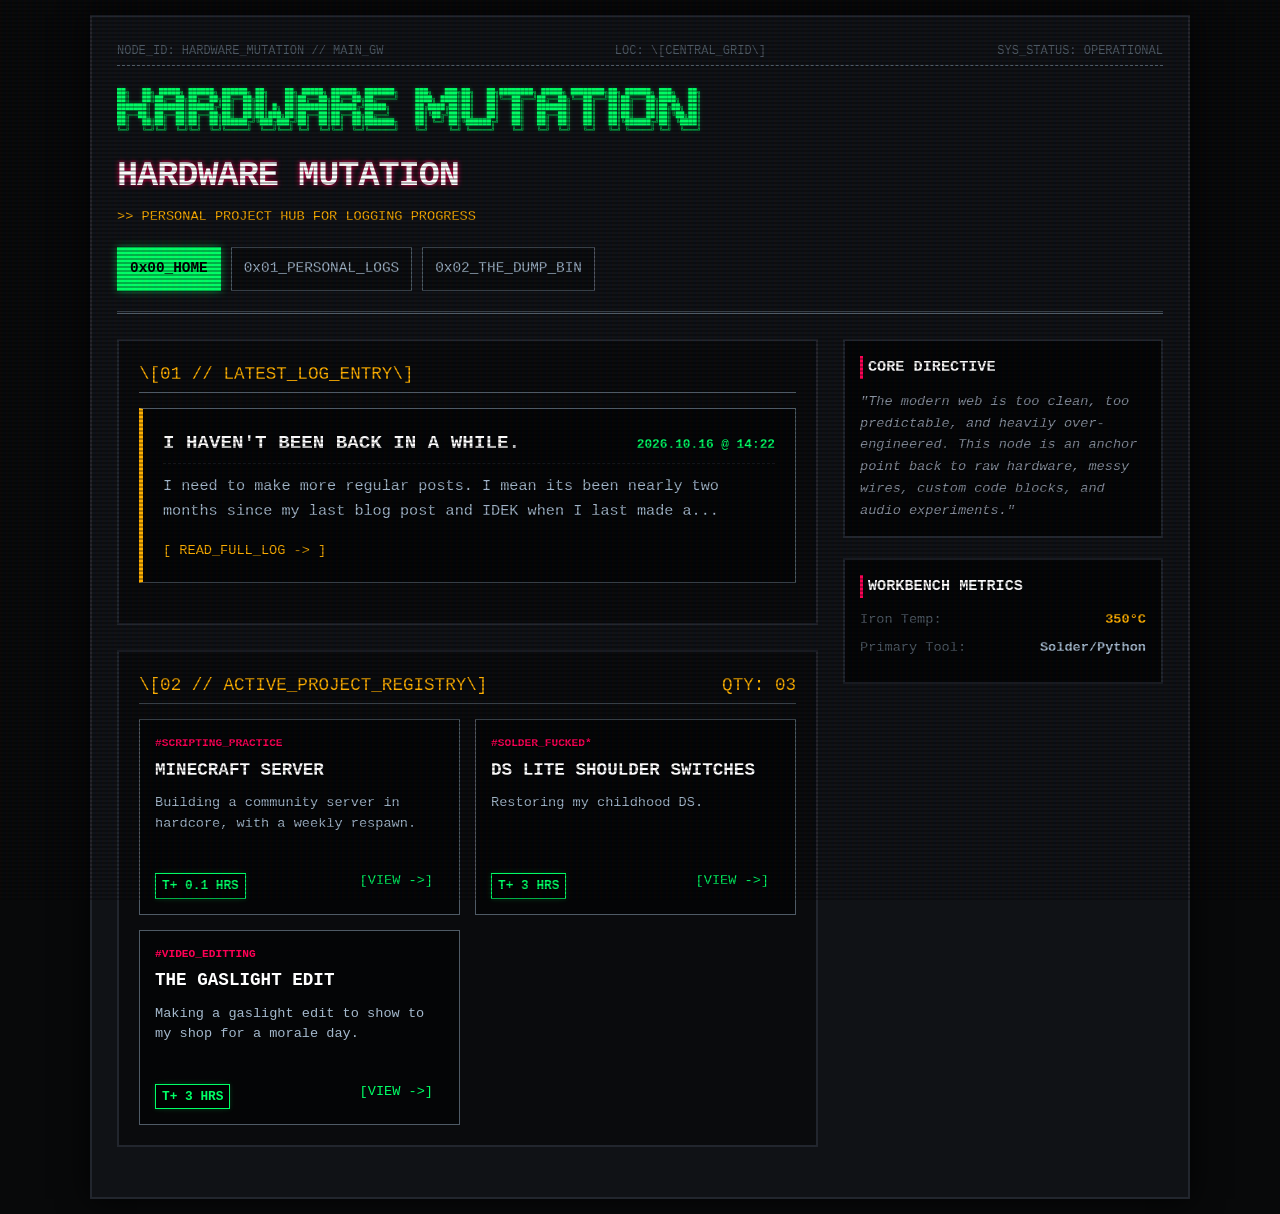
<file: index.html>
<!DOCTYPE html>
<html lang="en">
<head>
    <meta charset="UTF-8">
    <meta name="viewport" content="width=device-width, initial-scale=1.0">
    <title>\[ HARDWARE_MUTATION // HOME_NODE \]</title>
    <link rel="stylesheet" href="styles.css">
</head>
<body>
<div class="container">
    <header>
        <div class="system-matrix">
            <span>NODE_ID: HARDWARE_MUTATION // MAIN_GW</span>
            <span>LOC: \[CENTRAL_GRID\]</span>
            <span>SYS_STATUS: OPERATIONAL</span>
        </div>
<div class="ascii-logo">
██╗   ██╗ █████╗ ██████╗ ██████╗ ██╗    ██╗ █████╗ ██████╗ ███████╗    ███╗   ███╗██╗   ██╗████████╗ █████╗ ████████╗██╗ ██████╗ ███╗   ██╗
██║   ██║██╔══██╗██╔══██╗██╔══██╗██║    ██║██╔══██╗██╔══██╗██╔════╝    ████╗ ████║██║   ██║╚══██╔══╝██╔══██╗╚══██╔══╝██║██╔═══██╗████╗  ██║
███████║ ███████║██████╔╝██║  ██║██║ █╗ ██║███████║██████╔╝█████╗      ██╔████╔██║██║   ██║   ██║   ███████║   ██║   ██║██║   ██║██╔██╗ ██║
██╔══██║ ██╔══██║██╔══██╗██║  ██║██║███╗██║██╔══██║██╔══██╗██╔══╝      ██║╚██╔╝██║██║   ██║   ██║   ██╔══██║   ██║   ██║██║   ██║██║╚██╗██║
██║   ██║██║  ██║██║  ██║██████╔╝╚███╔███╔╝██║  ██║██║  ██║███████╗    ██║ ╚═╝ ██║╚██████╔╝   ██║   ██║  ██║   ██║   ██║╚██████╔╝██║ ╚████║
╚═╝   ╚═╝╚═╝  ╚═╝╚═╝  ╚═╝╚═════╝  ╚══╝╚══╝ ╚═╝  ╚═╝╚═╝  ╚═╝╚══════╝    ╚═╝     ╚═╝ ╚═════╝    ╚═╝   ╚═╝  ╚═╝   ╚═╝   ╚═╝ ╚═════╝ ╚═╝  ╚═══╝</div>
        <h1>Hardware Mutation</h1>
        <div class="tagline">&gt;&gt; Personal project hub for logging progress</div>
        
        <nav>
            <a href="index.html" class="active">0x00_HOME</a>
            <a href="LOGS/index.html">0x01_PERSONAL_LOGS</a>
            <a href="THE_DUMP_BIN/index.html">0x02_THE_DUMP_BIN</a>
        </nav>
    </header>

    <div class="dashboard-grid">
        <main>
            <div class="node-section">
                <div class="node-header">
                    <span>\[01 // LATEST_LOG_ENTRY\]</span>
                </div>
                <div id="recent-post-container">
                    <p style="color: var(--neon-amber);">FETCHING DATA_STREAM...</p>
                </div>
            </div>

            <div class="node-section">
                <div class="node-header">
                    <span>\[02 // ACTIVE_PROJECT_REGISTRY\]</span>
                    <span id="project-qty">QTY: 00</span>
                </div>
                <div class="project-matrix" id="project-matrix-container">
                    <p style="color: var(--neon-amber);">LOADING PROJECTS...</p>
                </div>
            </div>
        </main>
        
        <aside>
            <div class="sidebar-module">
                <h3>Core Directive</h3>
                <p class="manifesto-snippet">
                    "The modern web is too clean, too predictable, and heavily over-engineered. This node is an anchor point back to raw hardware, messy wires, custom code blocks, and audio experiments."
                </p>
            </div>
            <div class="sidebar-module">
                <h3>Workbench Metrics</h3>
                <ul class="status-list">
                    <li><span class="status-label">Iron Temp:</span><span class="status-val status-active">350°C</span></li>
                    <li><span class="status-label">Primary Tool:</span><span class="status-val">Solder/Python</span></li>
                </ul>
            </div>
        </aside>
    </div>
</div>

<script>
    fetch('DATA/data.json')
        .then(response => {
            if (!response.ok) throw new Error("HTTP " + response.status);
            return response.json();
        })
        .then(data => {
            const postContainer = document.getElementById('recent-post-container');
            if (data.blog_posts && data.blog_posts.length > 0) {
                const latestPost = data.blog_posts[0];
                const snippet = latestPost.content.length > 120 ? latestPost.content.substring(0, 120) + '...' : latestPost.content;
                
                postContainer.innerHTML = `
                    <article class="dump-post">
                        <div class="dump-header">
                            <h2 class="dump-title">${latestPost.title}</h2>
                            <span class="dump-date">${latestPost.date}</span>
                        </div>
                        <div class="dump-content"><p>${snippet}</p></div>
                        <div style="margin-top: 15px;">
                            <a href="LOGS/index.html" style="color: var(--neon-amber); text-decoration: none; font-size: 0.85rem;">\[ READ_FULL_LOG -> \]</a>
                        </div>
                    </article>
                `;
            } else {
                postContainer.innerHTML = '<p style="color: var(--text-muted);">\[NO BLOG POSTS DETECTED\]</p>';
            }

            const projectContainer = document.getElementById('project-matrix-container');
            const projects = data.projects || [];
            
            document.getElementById('project-qty').innerText = `QTY: ${projects.length.toString().padStart(2, '0')}`;
            projectContainer.innerHTML = '';

            projects.forEach(proj => {
                const card = document.createElement('div');
                card.className = 'project-card';
                card.innerHTML = `
                    <div>
                        <div class="project-tag">${proj.tag}</div>
                        <h3 class="project-name">${proj.title}</h3>
                        <p class="project-desc">${proj.desc}</p>
                    </div>
                    <div style="display: flex; justify-content: space-between; align-items: flex-end; margin-top: 15px;">
                        <div class="hours-logged">T+ ${proj.hours} HRS</div>
                        <a href="PROJECTS/project.html?id=${proj.id}" class="project-link">\[VIEW -&gt;\]</a>
                    </div>
                `;
                projectContainer.appendChild(card);
            });
        })
        .catch(err => {
            console.error("Critical Runtime Error:", err);
            document.getElementById('recent-post-container').innerHTML = `<p style="color: red;">ERROR: ${err.message}</p>`;
            document.getElementById('project-matrix-container').innerHTML = '';
        });
</script>
</body>
</html>
</file>
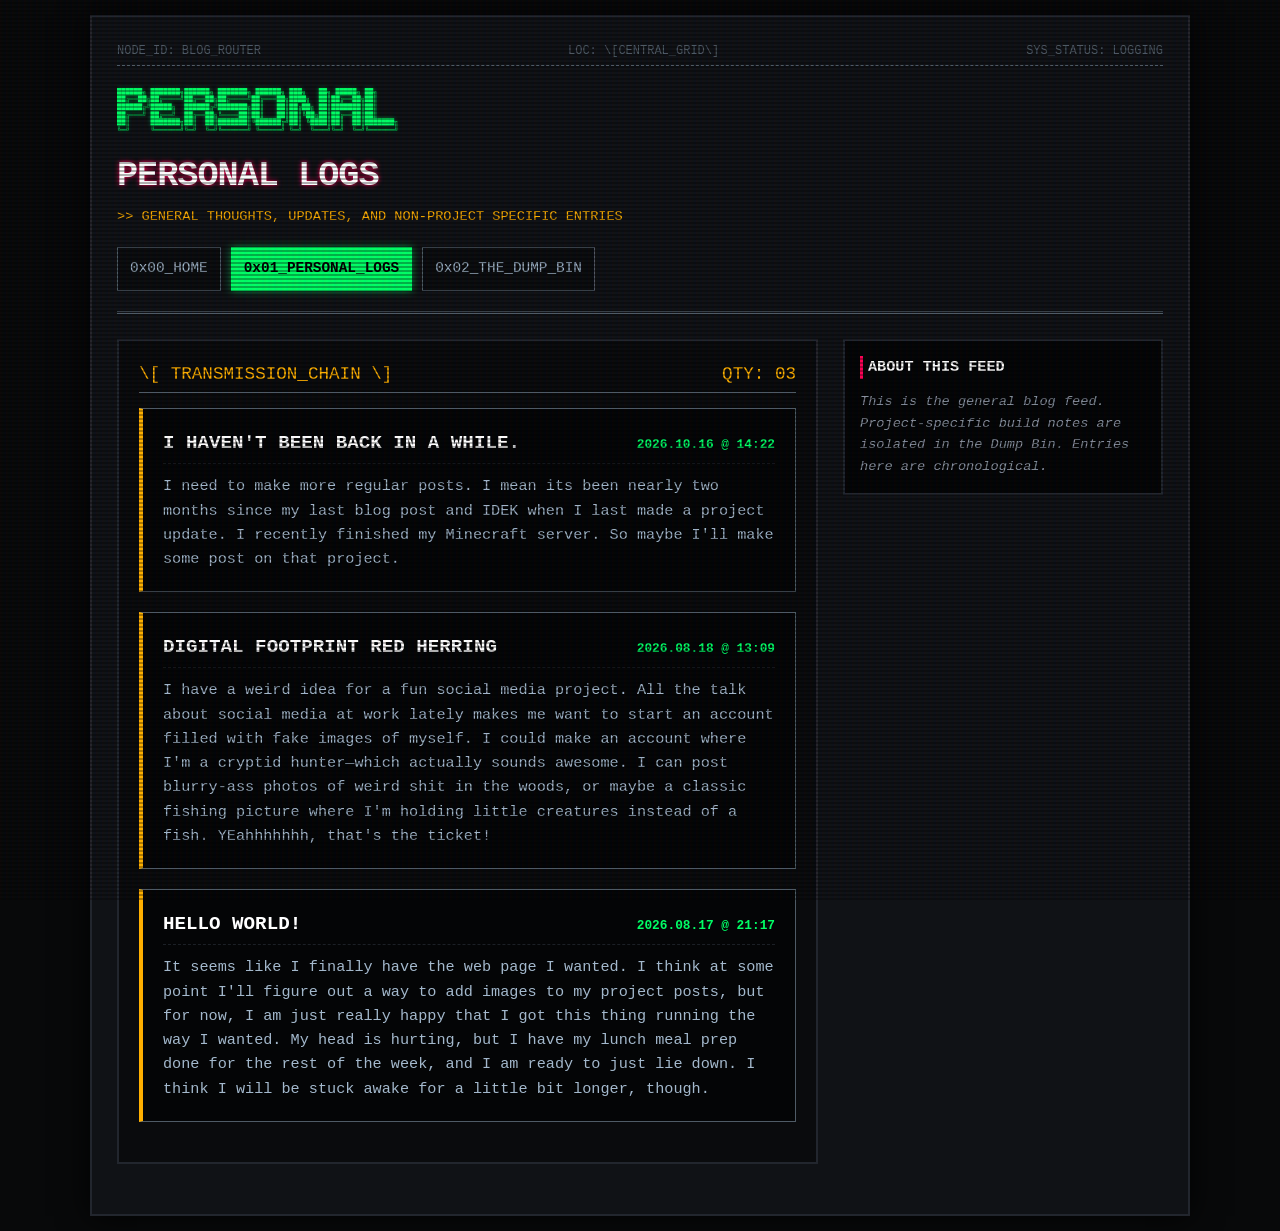
<file: LOGS/index.html>
<!DOCTYPE html>
<html lang="en">
<head>
    <meta charset="UTF-8">
    <meta name="viewport" content="width=device-width, initial-scale=1.0">
    <title>\[ PERSONAL_LOGS // BLOG \]</title>
    <link rel="stylesheet" href="../styles.css">
</head>
<body>
<div class="container">
    <header>
        <div class="system-matrix">
            <span>NODE_ID: BLOG_ROUTER</span>
            <span>LOC: \[CENTRAL_GRID\]</span>
            <span>SYS_STATUS: LOGGING</span>
        </div>
<div class="ascii-logo">
██████╗ ███████╗██████╗ ███████╗ ██████╗ ███╗   ██╗ █████╗ ██╗     
██╔══██╗██╔════╝██╔══██╗██╔════╝██╔═══██╗████╗  ██║██╔══██╗██║     
██████╔╝█████╗  ██████╔╝███████╗██║   ██║██╔██╗ ██║███████║██║     
██╔═══╝ ██╔══╝  ██╔══██╗╚════██║██║   ██║██║╚██╗██║██╔══██║██║     
██║     ███████╗██║  ██║███████║╚██████╔╝██║ ╚████║██║  ██║███████╗
╚═╝     ╚══════╝╚═╝  ╚═╝╚══════╝ ╚═════╝ ╚═╝  ╚═══╝╚═╝  ╚═╝╚══════╝</div>
        <h1>Personal Logs</h1>
        <div class="tagline">&gt;&gt; General thoughts, updates, and non-project specific entries</div>
        
        <nav>
            <a href="../index.html">0x00_HOME</a>
            <a href="index.html" class="active">0x01_PERSONAL_LOGS</a>
            <a href="../THE_DUMP_BIN/index.html">0x02_THE_DUMP_BIN</a>
        </nav>
    </header>

    <div class="dashboard-grid">
        <main>
            <div class="node-section">
                <div class="node-header">
                    <span>\[ TRANSMISSION_CHAIN \]</span>
                    <span id="total-logs-qty">QTY: 00</span>
                </div>
                
                <div id="blog-logs-container">
                    <p style="color: var(--neon-amber);">DECRYPTING LOGS...</p>
                </div>
            </div>
        </main>
        
        <aside>
            <div class="sidebar-module">
                <h3>About This Feed</h3>
                <p class="manifesto-snippet">
                    This is the general blog feed. Project-specific build notes are isolated in the Dump Bin. Entries here are chronological.
                </p>
            </div>
        </aside>
    </div>
</div>

<script>
    fetch('../DATA/data.json')
        .then(response => {
            if (!response.ok) throw new Error("HTTP Status " + response.status);
            return response.json();
        })
        .then(data => {
            const logsContainer = document.getElementById('blog-logs-container');
            
            if (!data.blog_posts) {
                logsContainer.innerHTML = '<p style="color: var(--glitch-pink);">ERROR: "blog_posts" array is missing from data.json</p>';
                return;
            }

            const blogPosts = data.blog_posts;
            document.getElementById('total-logs-qty').innerText = `QTY: ${blogPosts.length.toString().padStart(2, '0')}`;
            logsContainer.innerHTML = ''; 

            if (blogPosts.length === 0) {
                logsContainer.innerHTML = '<p style="color: var(--text-muted);">\[NO LOGS DETECTED\]</p>';
                return;
            }

            blogPosts.forEach(log => {
                const article = document.createElement('article');
                article.className = 'dump-post';
                article.innerHTML = `
                    <div class="dump-header">
                        <h2 class="dump-title">${log.title}</h2>
                        <span class="dump-date">${log.date}</span>
                    </div>
                    <div class="dump-content"><p>${log.content}</p></div>
                `;
                logsContainer.appendChild(article);
            });
        })
        .catch(err => {
            console.error("Error loading blog logs:", err);
            document.getElementById('blog-logs-container').innerHTML = `<p style="color: var(--glitch-pink);">SYSTEM FAILURE: Unable to load data.json.</p>`;
        });
</script>
</body>
</html>
</file>
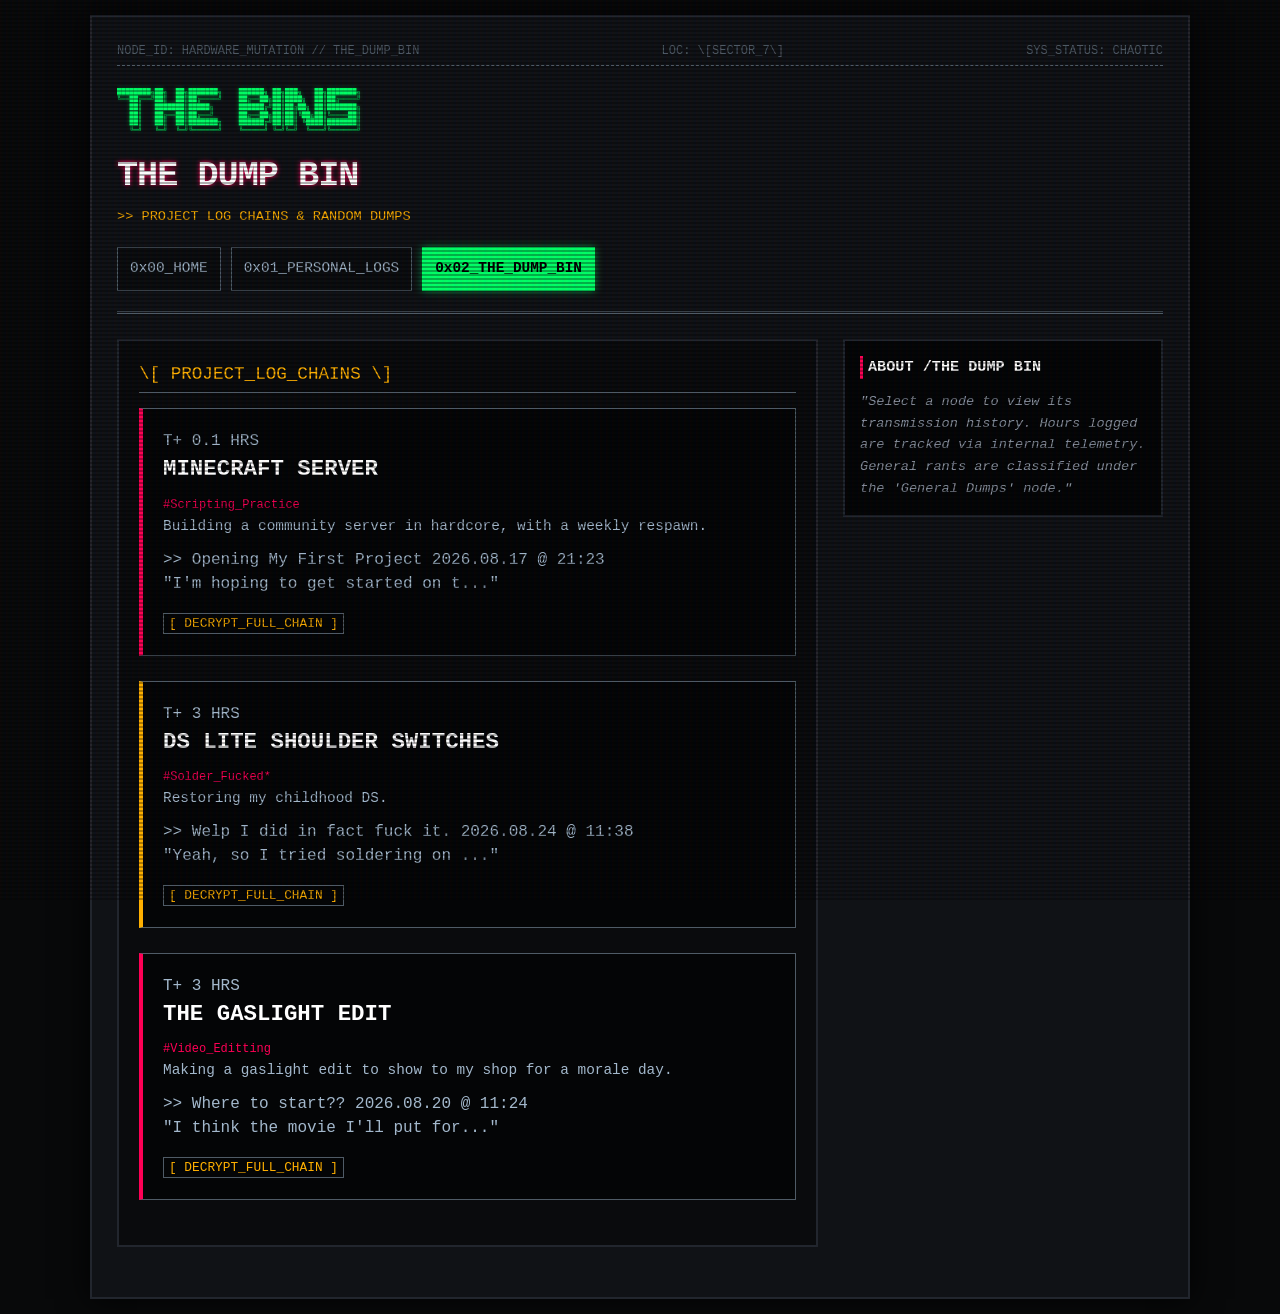
<file: THE_DUMP_BIN/index.html>
<!DOCTYPE html>
<html lang="en">
<head>
    <meta charset="UTF-8">
    <meta name="viewport" content="width=device-width, initial-scale=1.0">
    <title>\[ THE_DUMP_BIN // RANDOM_DUMPS \]</title>
    <link rel="stylesheet" href="../styles.css">
</head>
<body>
<div class="container">
    <header>
        <div class="system-matrix">
            <span>NODE_ID: HARDWARE_MUTATION // THE_DUMP_BIN</span>
            <span>LOC: \[SECTOR_7\]</span>
            <span>SYS_STATUS: CHAOTIC</span>
        </div>
<div class="ascii-logo">
████████╗██╗  ██╗███████╗    ██████╗ ██╗███╗   ██╗███████╗
╚══██╔══╝██║  ██║██╔════╝    ██╔══██╗██║████╗  ██║██╔════╝
   ██║   ███████║█████╗      ██████╔╝██║██╔██╗ ██║███████╗
   ██║   ██╔══██║██╔══╝      ██╔══██╗██║██║╚██╗██║╚════██║
   ██║   ██║  ██║███████╗    ██████╔╝██║██║ ╚████║███████║
   ╚═╝   ╚═╝  ╚═╝╚══════╝    ╚═════╝ ╚═╝╚═╝  ╚═══╝╚══════╝</div>
        <h1>The Dump Bin</h1>
        <div class="tagline">&gt;&gt; Project Log Chains & Random Dumps</div>
        <nav>
            <a href="../index.html">0x00_HOME</a>
            <a href="../LOGS/index.html">0x01_PERSONAL_LOGS</a>
            <a href="index.html" class="active">0x02_THE_DUMP_BIN</a>
        </nav>
    </header>

    <div class="dashboard-grid">
        <main>
            <div class="node-section">
                <div class="node-header">
                    <span>\[ PROJECT_LOG_CHAINS \]</span>
                </div>
                <div id="chains-container">
                    <p style="color: var(--neon-amber);">LOADING ARCHIVES...</p>
                </div>
            </div>
        </main>
        
        <aside>
            <div class="sidebar-module">
                <h3>About /The Dump Bin</h3>
                <p class="manifesto-snippet">
                    "Select a node to view its transmission history. Hours logged are tracked via internal telemetry. General rants are classified under the 'General Dumps' node."
                </p>
            </div>
        </aside>
    </div>
</div>

<script>
    fetch('../DATA/data.json')
        .then(response => response.json())
        .then(data => {
            const container = document.getElementById('chains-container');
            container.innerHTML = ''; 

            data.projects.forEach(proj => {
                const latestLog = proj.logs[0]; 
                let logHTML = '<p style="color: var(--text-muted); font-size: 0.85rem;">\[NO LOGS DETECTED\]</p>';
                
                if (latestLog) {
                    const snippet = latestLog.content.length > 30 ? latestLog.content.substring(0, 30) + '...' : latestLog.content;
                    logHTML = `
                        <div class="latest-post-preview">
                            <div class="preview-header">
                                <span class="preview-title">>> ${latestLog.title}</span>
                                <span class="preview-date">${latestLog.date}</span>
                            </div>
                            <div class="preview-content">"${snippet}"</div>
                        </div>
                    `;
                }

                const chainBox = document.createElement('article');
                chainBox.className = 'project-log-chain';
                chainBox.innerHTML = `
                    <div class="hours-badge">T+ ${proj.hours} HRS</div>
                    <h2 class="chain-title">${proj.title}</h2>
                    <span class="chain-tag">${proj.tag}</span>
                    <p style="font-size: 0.9rem; margin-bottom: 10px; color: var(--text-primary);">${proj.desc}</p>
                    
                    ${logHTML}
                    
                    <div style="margin-top: 15px;">
                        <a href="../PROJECTS/project.html?id=${proj.id}" style="color: var(--neon-amber); text-decoration: none; font-size: 0.8rem; border: 1px solid var(--text-muted); padding: 2px 5px;">\[ DECRYPT_FULL_CHAIN \]</a>
                    </div>
                `;
                container.appendChild(chainBox);
            });
        })
        .catch(err => console.error("Error loading JSON:", err));
</script>
</body>
</html>
</file>
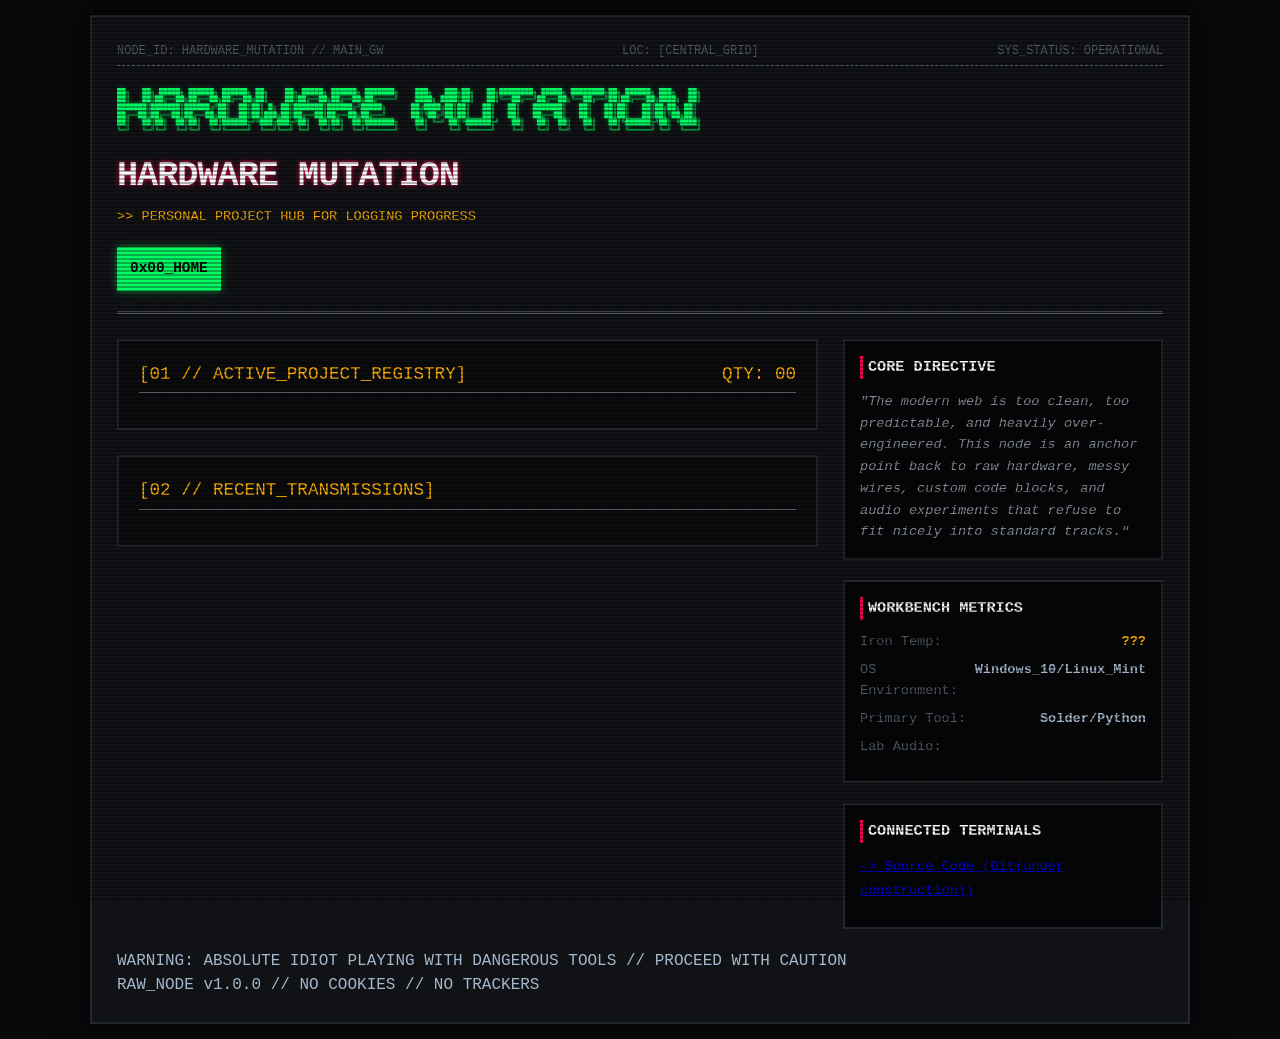
<file: index_2.html>
<!DOCTYPE html>
<html lang="en">
<head>
    <meta charset="UTF-8">
    <meta name="viewport" content="width=device-width, initial-scale=1.0">
    <title>[ HARDWARE_MUTATION // HOME_NODE ]</title>
    <link rel="stylesheet" href="styles.css">
</head>
<body>

<div class="container">

    <!-- HEADER STATUS PANEL -->
    <header>
        <div class="system-matrix">
            <span>NODE_ID: HARDWARE_MUTATION // MAIN_GW</span>
            <span>LOC: [CENTRAL_GRID]</span>
            <span>SYS_STATUS: OPERATIONAL</span>
        </div>

<div class="ascii-logo">
██╗   ██╗ █████╗ ██████╗ ██████╗ ██╗    ██╗ █████╗ ██████╗ ███████╗    ███╗   ███╗██╗   ██╗████████╗ █████╗ ████████╗██╗ ██████╗ ███╗   ██╗
██║   ██║██╔══██╗██╔══██╗██╔══██╗██║    ██║██╔══██╗██╔══██╗██╔════╝    ████╗ ████║██║   ██║╚══██╔══╝██╔══██╗╚══██╔══╝██║██╔═══██╗████╗  ██║
███████║███████║██████╔╝██║  ██║██║ █╗ ██║███████║██████╔╝█████╗      ██╔████╔██║██║   ██║   ██║   ███████║   ██║   ██║██║   ██║██╔██╗ ██║
██╔══██║██╔══██║██╔══██╗██║  ██║██║███╗██║██╔══██║██╔══██╗██╔══╝      ██║╚██╔╝██║██║   ██║   ██║   ██╔══██║   ██║   ██║██║   ██║██║╚██╗██║
██║   ██║██║  ██║██║  ██║██████╔╝╚███╔███╔╝██║  ██║██║  ██║███████╗    ██║ ╚═╝ ██║╚██████╔╝   ██║   ██║  ██║   ██║   ██║╚██████╔╝██║ ╚████║
╚═╝   ╚═╝╚═╝  ╚═╝╚═╝  ╚═╝╚═════╝  ╚══╝╚══╝ ╚═╝  ╚═╝╚═╝  ╚═╝╚══════╝    ╚═╝     ╚═╝ ╚═════╝    ╚═╝   ╚═╝  ╚═╝   ╚═╝   ╚═╝ ╚═════╝ ╚═╝  ╚═══╝</div>

        <h1>Hardware Mutation</h1>
        <div class="tagline">&gt;&gt; Personal project hub for logging progress</div>

        <!-- Navbar links -->
        <nav>
            <a href="#" class="active">0x00_HOME</a>
            <!-- 
            <a href="/logs/logs.html">0x01_LOGS</a>
            <a href="#">0x02_PROJECT_LOGS</a>
            <a href="#">0x03_THE_BINS</a>
            <a href="#">0x04_MANIFESTO</a> 
            -->
        </nav>
    </header>

    <!-- MAIN TWO-COLUMN DASHBOARD -->
    <div class="dashboard-grid">

        <!-- COLUMN 1: INTERFACE CONTENTS -->
        <main>
            
            <!-- SECTION: ACTIVE PROJECTS -->
            <div class="node-section">
                <div class="node-header">
                    <span>[01 // ACTIVE_PROJECT_REGISTRY]</span>
                    <span>QTY: 00</span>
                </div>
                
                <div class="project-matrix">
                    
                    <!-- PROJECT 1 
                    <div class="project-card">
                        <div>
                            <div class="project-tag">#AUDIO_HARDWARE</div>
                            <h3 class="project-name">Eurorack-Mutilator</h3>
                            <p class="project-desc">Building a custom, messy custom step-sequencer module. Focus on rough logic switching and clock modulation manipulation.</p>
                        </div>
                        <a href="#" class="project-link">[VIEW_BUILD_LOG -&gt;]</a>
                    </div>
                    -->

                    <!-- PROJECT 2
                    <div class="project-card">
                        <div>
                            <div class="project-tag">#DIY_ELECTRONICS</div>
                            <h3 class="project-name">Cyberdeck_V1</h3>
                            <p class="project-desc">Heavy-duty, field-ready portable compute terminal. Built using rugged components, structural hinges, and custom internal wiring paths.</p>
                        </div>
                        <a href="#" class="project-link">[VIEW_BUILD_LOG -&gt;]</a>
                    </div>
                    -->

                    <!-- PROJECT 3 
                    <div class="project-card">
                        <div>
                            <div class="project-tag">#AUTOMATION</div>
                            <h3 class="project-name">Risk_Engine_Py</h3>
                            <p class="project-desc">Modular algorithmic testing blocks script built in Python. Creating structured execution routines for handling automation signals.</p>
                        </div>
                        <a href="#" class="project-link">[VIEW_SOURCE_CODE -&gt;]</a>
                    </div>
                    -->

                    <!-- PROJECT 4
                    <div class="project-card">
                        <div>
                            <div class="project-tag">#SERVERS</div>
                            <h3 class="project-name">The_Iron_Vault</h3>
                            <p class="project-desc">Local media and project archival storage array built out of repurposed enterprise scraps and high-capacity drives.</p>
                        </div>
                        <a href="#" class="project-link">[VIEW_SPECS -&gt;]</a>
                    </div>
                    -->

                </div>
            </div>

            <!-- SECTION: RECENT TRANSMISSIONS -->
            <div class="node-section">
                <div class="node-header">
                    <span>[02 // RECENT_TRANSMISSIONS]</span>
                </div>

                <!--
                <div class="packet-feed">
                    <div class="packet-row">
                        <span class="packet-date">2026.06.01</span>
                        <span class="packet-title"><a href="#">Reflowing oxidized traces on an ancient handheld soundcard</a></span>
                        <span class="packet-stat">[FIXED]</span>
                    </div>
                    <div class="packet-row">
                        <span class="packet-date">2026.05.28</span>
                        <span class="packet-title"><a href="#">Stripping down a 90s industrial aesthetic framework using raw Astro components</a></span>
                        <span class="packet-stat">[LOGGED]</span>
                    </div>
                    <div class="packet-row">
                        <span class="packet-date">2026.05.19</span>
                        <span class="packet-title"><a href="#">Calibrating heat ranges for lead-free solder vs vintage electronics boards</a></span>
                        <span class="packet-stat">[NOTES]</span>
                    </div>
                    <div class="packet-row">
                        <span class="packet-date">2026.05.10</span>
                        <span class="packet-title"><a href="#">Assembling the weather telemetry monitoring rig</a></span>
                        <span class="packet-stat">[ONLINE]</span>
                    </div>
                </div>
                -->
            </div>

        </main>

        <!-- COLUMN 2: SIDEBAR METRICS -->
        <aside>
            
            <!-- LAB OBJECTIVE -->
            <div class="sidebar-module">
                <h3>Core Directive</h3>
                <p class="manifesto-snippet">
                    "The modern web is too clean, too predictable, and heavily over-engineered. This node is an anchor point back to raw hardware, messy wires, custom code blocks, and audio experiments that refuse to fit nicely into standard tracks."
                </p>
            </div>

            <!-- WORKBENCH STATE -->
            <div class="sidebar-module">
                <h3>Workbench Metrics</h3>
                <ul class="status-list">
                    <li>
                        <span class="status-label">Iron Temp:</span>
                        <span class="status-val status-active">???</span>
                    </li>
                    <li>
                        <span class="status-label">OS Environment:</span>
                        <span class="status-val">Windows_10/Linux_Mint</span>
                    </li>
                    <li>
                        <span class="status-label">Primary Tool:</span>
                        <span class="status-val">Solder/Python</span>
                    </li>
                    <li>
                        <span class="status-label">Lab Audio:</span>
                        <span class="status-val status-online"></span>
                    </li>
                </ul>
            </div>

            <!-- HARDWARE LINKS / INDEX -->
            <div class="sidebar-module">
                <h3>Connected Terminals</h3>
                <ul class="status-list" style="line-height: 1.8;">
                    <li><a href="#" class="terminal-link">-&gt; Source Code (Git(under construction))</a></li>
                </ul>
            </div>

        </aside>
    </div>

    <!-- FOOTER / ALARM TICKER -->
    <footer>
        <div class="warning-ticker">
            WARNING: ABSOLUTE IDIOT PLAYING WITH DANGEROUS TOOLS // PROCEED WITH CAUTION
        </div>
        <p class="footer-meta">
            RAW_NODE v1.0.0 // NO COOKIES // NO TRACKERS
        </p>
    </footer>

</div>

</body>
</html>
</file>
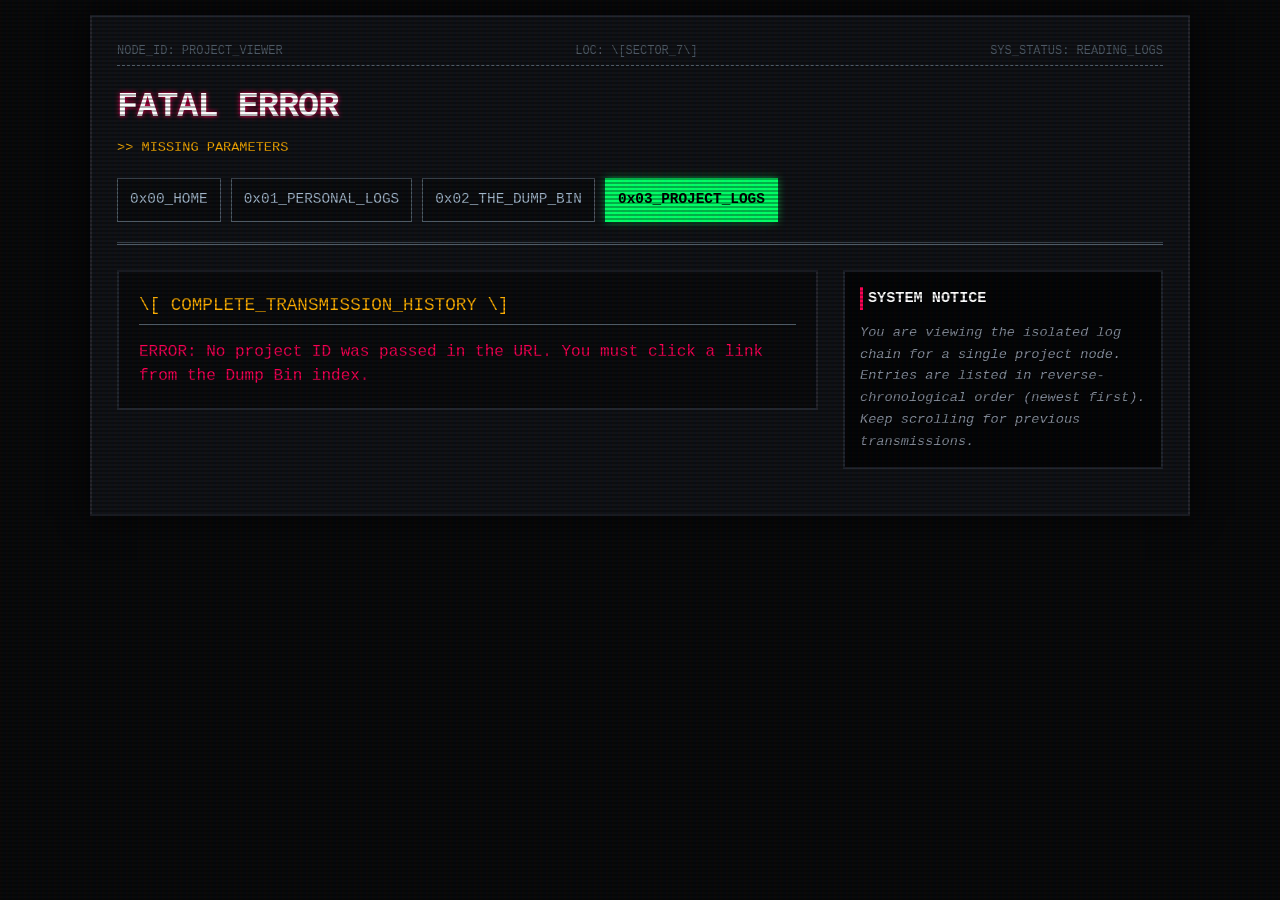
<file: PROJECTS/project.html>
<!DOCTYPE html>
<html lang="en">
<head>
    <meta charset="UTF-8">
    <meta name="viewport" content="width=device-width, initial-scale=1.0">
    <title>\[ PROJECT_LOGS // DECRYPTING \]</title>
    <link rel="stylesheet" href="../styles.css">
</head>
<body>
<div class="container">
    <header>
        <div class="system-matrix">
            <span>NODE_ID: PROJECT_VIEWER</span>
            <span>LOC: \[SECTOR_7\]</span>
            <span>SYS_STATUS: READING_LOGS</span>
        </div>
        <h1 id="page-title">LOADING...</h1>
        <div class="tagline" id="page-tagline">&gt;&gt; Retrieving project data</div>
        <nav>
            <a href="../index.html">0x00_HOME</a>
            <a href="../LOGS/index.html">0x01_PERSONAL_LOGS</a>
            <a href="../THE_DUMP_BIN/index.html">0x02_THE_DUMP_BIN</a>
            <a href="#" class="active" id="nav-current">0x03_PROJECT_LOGS</a>
        </nav>
    </header>

    <div class="dashboard-grid">
        <main>
            <!-- Project Details Header -->
            <div class="project-stats" id="project-header">
                <!-- JS injects here -->
            </div>

            <!-- The Full Log Chain -->
            <div class="node-section">
                <div class="node-header">
                    <span>\[ COMPLETE_TRANSMISSION_HISTORY \]</span>
                </div>
                
                <!-- THIS IS WHERE THE CHAIN IS BUILT -->
                <div id="full-logs-container">
                    <p style="color: var(--neon-amber);">DECRYPTING LOGS...</p>
                </div>

            </div>
        </main>
        
        <aside>
            <div class="sidebar-module">
                <h3>System Notice</h3>
                <p class="manifesto-snippet">
                    You are viewing the isolated log chain for a single project node. Entries are listed in reverse-chronological order (newest first). Keep scrolling for previous transmissions.
                </p>
            </div>
        </aside>
    </div>
</div>

<script>
    const urlParams = new URLSearchParams(window.location.search);
    const projectId = urlParams.get('id');

    if (!projectId) {
        document.getElementById('page-title').innerText = "FATAL ERROR";
        document.getElementById('page-tagline').innerText = ">> Missing parameters";
        document.getElementById('full-logs-container').innerHTML = "<p style='color: var(--glitch-pink);'>ERROR: No project ID was passed in the URL. You must click a link from the Dump Bin index.</p>";
    } else {
        fetch('../DATA/data.json')
            .then(response => {
                if (!response.ok) throw new Error("HTTP Status " + response.status);
                return response.json();
            })
            .then(data => {
                if (!data.projects) {
                    throw new Error("The 'projects' array is missing from data.json");
                }

                const project = data.projects.find(p => p.id === projectId);
                
                if (!project) {
                    document.getElementById('page-title').innerText = "ERROR 404";
                    document.getElementById('page-tagline').innerText = ">> Node unavailable";
                    document.getElementById('full-logs-container').innerHTML = `<p style='color: var(--glitch-pink);'>PROJECT_NODE_NOT_FOUND: Could not find project with id '${projectId}' in data.json.</p>`;
                    return;
                }

                document.title = `\[ ${project.title.toUpperCase()} // LOGS \]`;
                document.getElementById('page-title').innerText = project.title;
                document.getElementById('page-tagline').innerText = `>> ${project.desc}`;
                document.getElementById('nav-current').innerText = `0x03_${project.id.toUpperCase()}`;

                document.getElementById('project-header').innerHTML = `
                    <div style="color: var(--glitch-pink); font-size: 0.8rem; margin-bottom: 5px; font-weight: bold;">${project.tag}</div>
                    <div style="display: flex; justify-content: space-between; align-items: center;">
                        <span style="color: var(--text-primary); font-size: 0.95rem;">${project.desc}</span>
                        <span class="hours-logged">T+ ${project.hours} HRS</span>
                    </div>
                `;

                const logsContainer = document.getElementById('full-logs-container');
                logsContainer.innerHTML = ''; 

                if (!project.logs || project.logs.length === 0) {
                    logsContainer.innerHTML = '<p style="color: var(--text-muted);">\[NO LOGS DETECTED FOR THIS NODE\]</p>';
                    return;
                }

                project.logs.forEach(log => {
                    const article = document.createElement('article');
                    article.className = 'dump-post';
                    article.innerHTML = `
                        <div class="dump-header">
                            <h2 class="dump-title">${log.title}</h2>
                            <span class="dump-date">${log.date}</span>
                        </div>
                        <div class="dump-content"><p>${log.content}</p></div>
                    `;
                    logsContainer.appendChild(article);
                });
            })
            .catch(err => {
                console.error("Fetch Error:", err);
                document.getElementById('page-title').innerText = "FETCH FAILED";
                document.getElementById('page-tagline').innerText = ">> Data stream severed";
                document.getElementById('full-logs-container').innerHTML = `<p style="color: var(--glitch-pink); border: 1px solid var(--glitch-pink); padding: 10px;">CRITICAL ERROR: ${err.message}.</p>`;
            });
    }
</script>
</body>
</html>
</file>
<file: styles.css>
/* --- CORE ARCHITECTURE & SYSTEM VARIABLES --- */
* { 
    box-sizing: border-box; 
    margin: 0; 
    padding: 0; 
}

:root {
    --bg-color: #08090a;
    --panel-bg: #101216;
    --text-primary: #a3b8cc;
    --text-muted: #4f5b66;
    --neon-green: #00ff66;
    --neon-amber: #ffb000;
    --glitch-pink: #ff0055;
    --terminal-dark: #040506;
    --border-style: 2px solid #22262e;
}

body {
    background-color: var(--bg-color);
    color: var(--text-primary);
    font-family: 'Courier New', Courier, monospace;
    line-height: 1.5;
    padding: 15px;
    position: relative;
    overflow-x: hidden; /* Prevent horizontal scrollbars on mobile */
}

/* CRT SCANLINE OVERLAY */
body::before {
    content: " "; 
    display: block; 
    position: fixed;
    top: 0; left: 0; bottom: 0; right: 0;
    background: linear-gradient(rgba(18, 16, 16, 0) 50%, rgba(0, 0, 0, 0.3) 50%), 
                linear-gradient(90deg, rgba(255, 0, 0, 0.03), rgba(0, 255, 0, 0.01), rgba(0, 0, 255, 0.03));
    background-size: 100% 4px, 6px 100%;
    z-index: 9999; 
    pointer-events: none;
}

.container {
    max-width: 1100px; 
    margin: 0 auto; 
    border: var(--border-style);
    background-color: var(--panel-bg); 
    padding: 25px;
    box-shadow: 0 0 30px rgba(0, 0, 0, 0.9);
}

/* --- INTERFACE BANNER & UTILITIES --- */
header { 
    border-bottom: 3px double var(--text-muted); 
    padding-bottom: 20px; 
    margin-bottom: 25px; 
}

.system-matrix { 
    display: flex; 
    justify-content: space-between; 
    font-size: 0.75rem; 
    color: var(--text-muted); 
    margin-bottom: 15px; 
    border-bottom: 1px dashed var(--text-muted); 
    padding-bottom: 5px; 
    flex-wrap: wrap;
    gap: 5px;
}

.ascii-logo { 
    color: var(--neon-green); 
    font-size: clamp(4px, 1.2vw, 7px); /* Scales cleanly across viewport sizes */
    line-height: 1.1; 
    white-space: pre; 
    margin-bottom: 15px; 
    overflow-x: auto; 
    text-shadow: 0 0 4px rgba(0,255,102,0.4); 
}

h1 { 
    color: #fff; 
    font-size: clamp(1.5rem, 5vw, 2.2rem); 
    text-transform: uppercase; 
    letter-spacing: -1px; 
    text-shadow: 0 0 5px var(--glitch-pink); 
    word-break: break-word;
}

.tagline { 
    color: var(--neon-amber); 
    font-size: 0.85rem; 
    text-transform: uppercase; 
    margin-top: 4px; 
}

/* --- GLOBAL NAVIGATION --- */
nav { 
    margin-top: 20px; 
    display: flex; 
    flex-wrap: wrap; 
    gap: 10px; 
}

nav a { 
    color: var(--text-primary); 
    text-decoration: none; 
    padding: 8px 12px; /* Increased touch target for mobile tapping */
    border: 1px solid var(--text-muted); 
    background: rgba(0,0,0,0.3); 
    font-size: 0.9rem; 
    display: inline-flex;
    align-items: center;
    justify-content: center;
    min-height: 44px; /* Accessibility target height */
}

nav a:hover, nav a.active { 
    background-color: var(--neon-green); 
    color: #000; 
    border-color: var(--neon-green); 
    font-weight: bold; 
    box-shadow: 0 0 8px rgba(0,255,102,0.5); 
}

/* --- DASHBOARD GRID --- */
.dashboard-grid { 
    display: grid; 
    grid-template-columns: 1fr 320px; 
    gap: 25px; 
}

/* --- MAIN CORE NODE & PROJECTS --- */
.node-section { 
    border: var(--border-style); 
    background-color: rgba(0, 0, 0, 0.4); 
    padding: 20px; 
    margin-bottom: 25px; 
}

.node-header { 
    color: var(--neon-amber); 
    font-size: 1.1rem; 
    text-transform: uppercase; 
    border-bottom: 1px solid var(--text-muted); 
    padding-bottom: 5px; 
    margin-bottom: 15px; 
    display: flex; 
    justify-content: space-between; 
    align-items: center;
    flex-wrap: wrap;
    gap: 8px;
}

.project-matrix { 
    display: grid; 
    grid-template-columns: 1fr 1fr; 
    gap: 15px; 
}

.project-card { 
    border: 1px solid var(--text-muted); 
    background: var(--terminal-dark); 
    padding: 15px; 
    display: flex; 
    flex-direction: column; 
    justify-content: space-between; 
    transition: border-color 0.2s; 
}

.project-card:hover { 
    border-color: var(--glitch-pink); 
}

.project-tag { 
    font-size: 0.7rem; 
    color: var(--glitch-pink); 
    text-transform: uppercase; 
    font-weight: bold; 
}

.project-name { 
    color: #fff; 
    font-size: 1.1rem; 
    margin: 5px 0 10px 0; 
    text-transform: uppercase; 
}

.project-desc { 
    font-size: 0.85rem; 
    color: var(--text-primary); 
    margin-bottom: 15px; 
}

.project-link { 
    font-size: 0.85rem; 
    color: var(--neon-green); 
    text-decoration: none; 
    align-self: flex-start; 
    padding: 6px 10px;
    border: 1px solid transparent;
}

.project-link:hover { 
    background: var(--neon-green); 
    color: #000; 
}

/* --- SIDE PANEL DETAILS --- */
.sidebar-module { 
    border: var(--border-style); 
    background: var(--terminal-dark); 
    padding: 15px; 
    margin-bottom: 20px; 
}

.sidebar-module h3 { 
    color: #fff; 
    font-size: 0.95rem; 
    text-transform: uppercase; 
    margin-bottom: 12px; 
    padding-left: 5px; 
    border-left: 3px solid var(--glitch-pink); 
}

.manifesto-snippet { 
    font-size: 0.85rem; 
    font-style: italic; 
    color: #8a93a1; 
    line-height: 1.6; 
}

.status-list { 
    list-style: none; 
    font-size: 0.85rem; 
}

.status-list li { 
    margin-bottom: 8px; 
    display: flex; 
    justify-content: space-between; 
    gap: 10px;
}

.status-label { color: var(--text-muted); }
.status-val { font-weight: bold; }
.status-online { color: var(--neon-green); }
.status-active { color: var(--neon-amber); }

/* --- BLOG & LOG SPECIFIC STYLES --- */
.dump-post { 
    background: var(--terminal-dark); 
    border: 1px solid var(--text-muted); 
    padding: 20px; 
    margin-bottom: 20px; 
    border-left: 4px solid var(--neon-amber); 
}

.dump-header { 
    display: flex; 
    justify-content: space-between; 
    align-items: baseline; 
    margin-bottom: 10px; 
    border-bottom: 1px dashed #1c2026; 
    padding-bottom: 5px; 
    flex-wrap: wrap;
    gap: 8px;
}

.dump-title { 
    color: #fff; 
    font-size: 1.2rem; 
    text-transform: uppercase; 
}

.dump-date { 
    color: var(--neon-green); 
    font-size: 0.8rem; 
    font-weight: bold; 
}

.dump-content { 
    font-size: 0.95rem; 
    color: var(--text-primary); 
    line-height: 1.6; 
}

.hours-logged { 
    font-family: 'Courier New', Courier, monospace; 
    background: #000; 
    color: var(--neon-green); 
    border: 1px solid var(--neon-green); 
    padding: 2px 6px; 
    font-size: 0.8rem; 
    font-weight: bold; 
    box-shadow: 0 0 5px rgba(0,255,102,0.2); 
}

/* Project Log Chain Boxes */
.project-log-chain { 
    background: var(--terminal-dark); 
    border: 1px solid var(--text-muted); 
    padding: 20px; 
    margin-bottom: 25px; 
    border-left: 4px solid var(--glitch-pink); 
    position: relative; 
}

.project-log-chain:nth-child(even) { 
    border-left: 4px solid var(--neon-amber); 
}

.chain-title { 
    color: #fff; 
    font-size: 1.4rem; 
    text-transform: uppercase; 
    margin-bottom: 5px; 
}

.chain-tag { 
    font-size: 0.75rem; 
    color: var(--glitch-pink); 
    margin-bottom: 10px;
}

/* --- RESPONSIVE MEDIA QUERIES --- */

/* Tablet Optimization */
@media (max-width: 900px) { 
    .dashboard-grid { 
        grid-template-columns: 1fr; 
    } 
}

/* Mobile Devices Optimization */
@media (max-width: 600px) { 
    body {
        padding: 8px;
    }

    .container {
        padding: 15px;
    }

    .project-matrix { 
        grid-template-columns: 1fr; 
    }

    nav {
        display: grid;
        grid-template-columns: repeat(auto-fill, minmax(130px, 1fr));
        width: 100%;
    }

    nav a {
        text-align: center;
    }

    .dump-header, .node-header {
        flex-direction: column;
        align-items: flex-start;
    }

    .status-list li {
        font-size: 0.8rem;
    }
}
</file>
